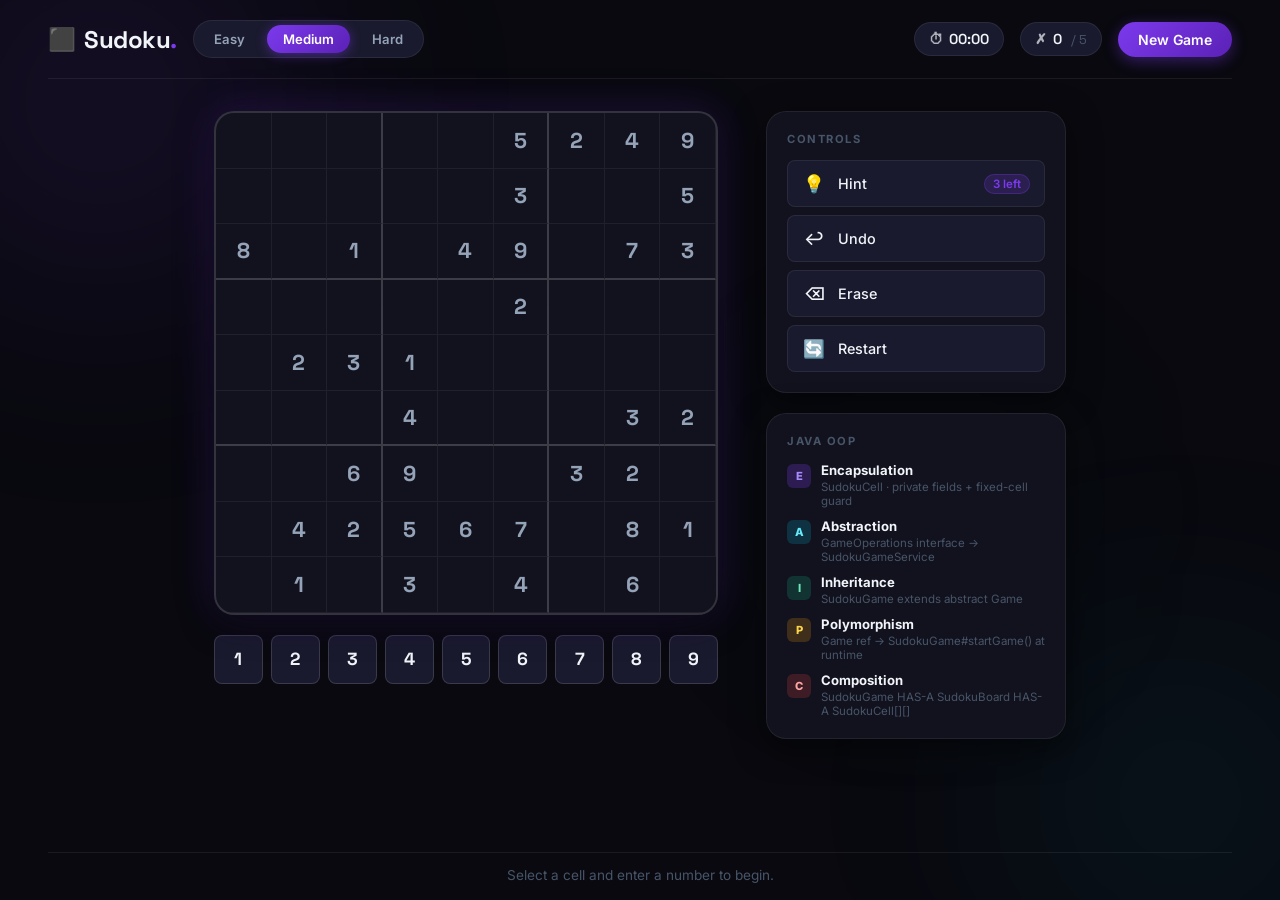
<file: index.html>
<!DOCTYPE html>
<html lang="en">
<head>
  <meta charset="UTF-8">
  <meta http-equiv="refresh" content="0; url=frontend/index.html">
  <title>Sudoku — Redirecting</title>
</head>
<body>
  <p>Redirecting to <a href="frontend/index.html">Sudoku Game</a>...</p>
</body>
</html>
</file>
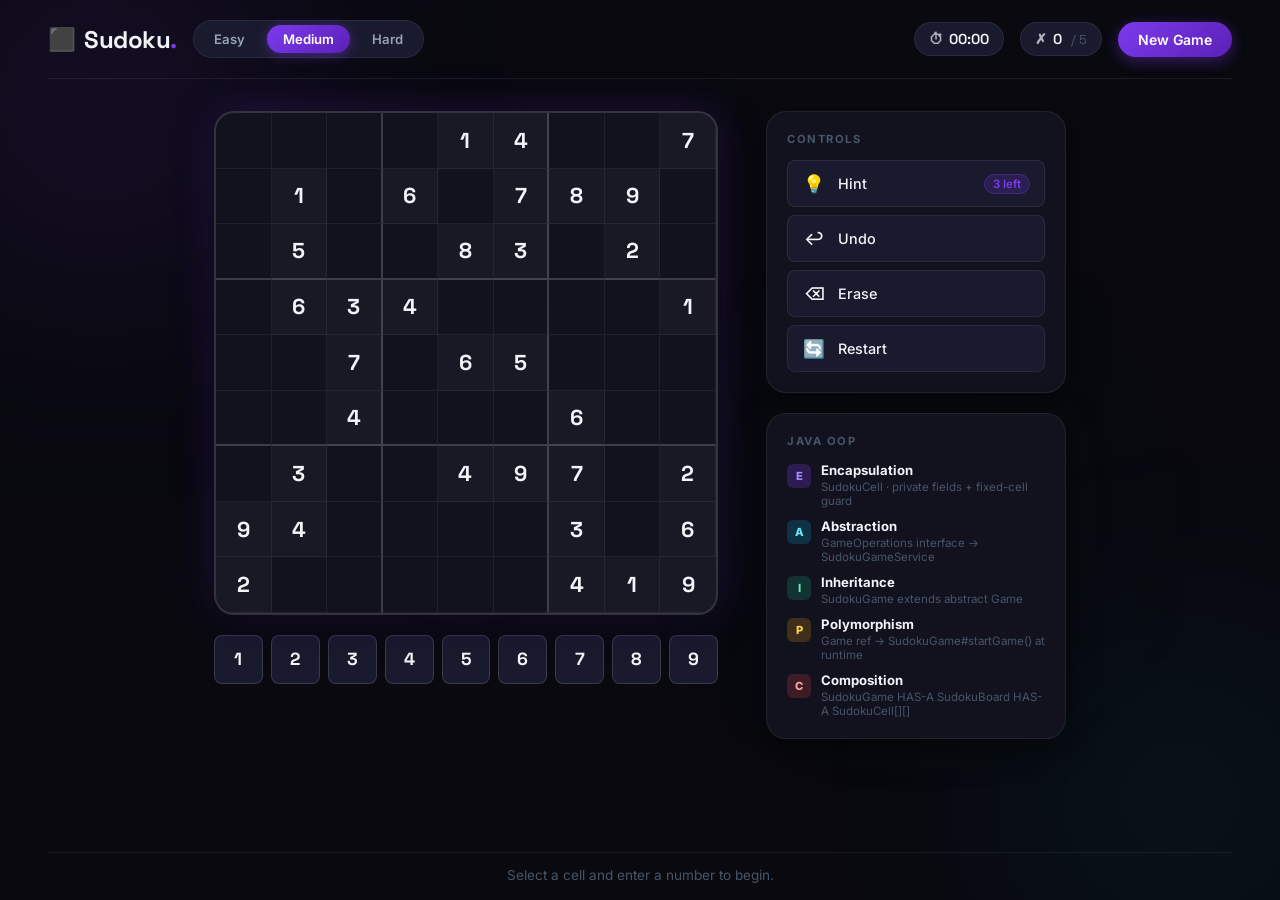
<file: frontend/index.html>
<!DOCTYPE html>
<html lang="en">
<head>
  <meta charset="UTF-8" />
  <meta name="viewport" content="width=device-width, initial-scale=1.0" />
  <title>Sudoku — Premium Edition</title>
  <meta name="description" content="A stunning, fully-featured Sudoku game powered by a Java OOP backend with REST API. Play Easy, Medium, or Hard puzzles with hints, undo, and a real-time timer." />
  <link rel="preconnect" href="https://fonts.googleapis.com" />
  <link rel="preconnect" href="https://fonts.gstatic.com" crossorigin />
  <link href="https://fonts.googleapis.com/css2?family=Inter:wght@300;400;500;600;700;800&family=Space+Grotesk:wght@400;500;600;700&display=swap" rel="stylesheet" />
  <link rel="icon" href="data:image/svg+xml,<svg xmlns='http://www.w3.org/2000/svg' viewBox='0 0 100 100'><rect width='100' height='100' rx='20' fill='%236366f1'/><text y='70' x='50' font-size='60' text-anchor='middle' fill='white' font-family='sans-serif' font-weight='bold'>9</text></svg>" />
  <link rel="stylesheet" href="style.css" />
</head>
<body>
  <!-- ─── Background orbs ──────────────────────────────────────────────────── -->
  <div class="bg-orb orb-1" aria-hidden="true"></div>
  <div class="bg-orb orb-2" aria-hidden="true"></div>
  <div class="bg-orb orb-3" aria-hidden="true"></div>

  <!-- ─── Main wrapper ─────────────────────────────────────────────────────── -->
  <div class="app-wrapper">

    <!-- ─── Header ─────────────────────────────────────────────────────────── -->
    <header class="header">
      <div class="header-left">
        <div class="logo">
          <span class="logo-icon">⬛</span>
          <span class="logo-text">Sudoku<span class="logo-accent">.</span></span>
        </div>
        <div class="difficulty-pills" id="difficultyPills" role="group" aria-label="Difficulty selector">
          <button class="pill" id="pill-easy"   data-diff="easy"   onclick="selectDifficulty('easy')">Easy</button>
          <button class="pill active" id="pill-medium" data-diff="medium" onclick="selectDifficulty('medium')">Medium</button>
          <button class="pill" id="pill-hard"   data-diff="hard"   onclick="selectDifficulty('hard')">Hard</button>
        </div>
      </div>
      <div class="header-right">
        <div class="stat-chip" id="timerChip" aria-live="polite" aria-label="Timer">
          <span class="stat-icon">⏱</span>
          <span id="timer">00:00</span>
        </div>
        <div class="stat-chip" id="mistakesChip" aria-label="Mistake counter">
          <span class="stat-icon">✗</span>
          <span id="mistakeCount">0</span><span class="stat-label">&nbsp;/ 5</span>
        </div>
        <button class="btn btn-primary" id="newGameBtn" onclick="startNewGame()">New Game</button>
      </div>
    </header>

    <!-- ─── Main content ────────────────────────────────────────────────────── -->
    <main class="main-content">

      <!-- ─── Board area ────────────────────────────────────────────────────── -->
      <section class="board-section" aria-label="Sudoku board">
        <div class="board-container">
          <div class="board-glow" aria-hidden="true"></div>
          <div id="sudokuBoard" class="sudoku-board" role="grid" aria-label="Sudoku grid" tabindex="0"></div>
        </div>

        <!-- ─── Number pad ──────────────────────────────────────────────────── -->
        <div class="numpad" id="numpad" role="group" aria-label="Number input pad">
          <button class="num-btn" data-num="1" onclick="inputNumber(1)" aria-label="Input 1">1</button>
          <button class="num-btn" data-num="2" onclick="inputNumber(2)" aria-label="Input 2">2</button>
          <button class="num-btn" data-num="3" onclick="inputNumber(3)" aria-label="Input 3">3</button>
          <button class="num-btn" data-num="4" onclick="inputNumber(4)" aria-label="Input 4">4</button>
          <button class="num-btn" data-num="5" onclick="inputNumber(5)" aria-label="Input 5">5</button>
          <button class="num-btn" data-num="6" onclick="inputNumber(6)" aria-label="Input 6">6</button>
          <button class="num-btn" data-num="7" onclick="inputNumber(7)" aria-label="Input 7">7</button>
          <button class="num-btn" data-num="8" onclick="inputNumber(8)" aria-label="Input 8">8</button>
          <button class="num-btn" data-num="9" onclick="inputNumber(9)" aria-label="Input 9">9</button>
        </div>
      </section>

      <!-- ─── Controls sidebar ─────────────────────────────────────────────── -->
      <aside class="controls-sidebar">
        <div class="control-card">
          <h2 class="control-title">Controls</h2>

          <button class="ctrl-btn" id="hintBtn" onclick="getHint()" aria-label="Get hint">
            <span class="ctrl-icon">💡</span>
            <span class="ctrl-label">Hint</span>
            <span class="ctrl-badge" id="hintCount">3 left</span>
          </button>

          <button class="ctrl-btn" id="undoBtn" onclick="undoMove()" aria-label="Undo last move">
            <span class="ctrl-icon">↩</span>
            <span class="ctrl-label">Undo</span>
          </button>

          <button class="ctrl-btn" id="eraseBtn" onclick="eraseCell()" aria-label="Erase selected cell">
            <span class="ctrl-icon">⌫</span>
            <span class="ctrl-label">Erase</span>
          </button>

          <button class="ctrl-btn" id="resetBtn" onclick="resetGame()" aria-label="Reset puzzle">
            <span class="ctrl-icon">🔄</span>
            <span class="ctrl-label">Restart</span>
          </button>
        </div>

        <!-- ─── OOP info card ──────────────────────────────────────────────── -->
        <div class="control-card oop-card">
          <h2 class="control-title">Java OOP</h2>
          <ul class="oop-list">
            <li class="oop-item">
              <span class="oop-badge encap">E</span>
              <div>
                <strong>Encapsulation</strong>
                <p>SudokuCell · private fields + fixed-cell guard</p>
              </div>
            </li>
            <li class="oop-item">
              <span class="oop-badge abstr">A</span>
              <div>
                <strong>Abstraction</strong>
                <p>GameOperations interface → SudokuGameService</p>
              </div>
            </li>
            <li class="oop-item">
              <span class="oop-badge inh">I</span>
              <div>
                <strong>Inheritance</strong>
                <p>SudokuGame extends abstract Game</p>
              </div>
            </li>
            <li class="oop-item">
              <span class="oop-badge poly">P</span>
              <div>
                <strong>Polymorphism</strong>
                <p>Game ref → SudokuGame#startGame() at runtime</p>
              </div>
            </li>
            <li class="oop-item">
              <span class="oop-badge comp">C</span>
              <div>
                <strong>Composition</strong>
                <p>SudokuGame HAS-A SudokuBoard HAS-A SudokuCell[][]</p>
              </div>
            </li>
          </ul>
        </div>
      </aside>
    </main>

    <!-- ─── Status bar ───────────────────────────────────────────────────────── -->
    <div class="status-bar" id="statusBar" role="status" aria-live="polite">
      <span id="statusMsg">Select a cell and enter a number to begin.</span>
    </div>

  </div><!-- /.app-wrapper -->

  <!-- ─── Victory overlay ──────────────────────────────────────────────────── -->
  <div class="overlay" id="victoryOverlay" role="dialog" aria-modal="true" aria-labelledby="victoryTitle" hidden>
    <div class="overlay-card victory-card">
      <div class="victory-confetti" aria-hidden="true">🎉</div>
      <h2 id="victoryTitle" class="overlay-title">Puzzle Solved!</h2>
      <p class="overlay-sub">Congratulations — you cracked it!</p>
      <div class="victory-stats">
        <div class="v-stat">
          <span class="v-stat-val" id="vTime">—</span>
          <span class="v-stat-lbl">Time</span>
        </div>
        <div class="v-stat">
          <span class="v-stat-val" id="vMistakes">—</span>
          <span class="v-stat-lbl">Mistakes</span>
        </div>
        <div class="v-stat">
          <span class="v-stat-val" id="vHints">—</span>
          <span class="v-stat-lbl">Hints</span>
        </div>
      </div>
      <button class="btn btn-primary btn-lg" onclick="startNewGame(); closeOverlay()">Play Again</button>
    </div>
  </div>

  <!-- ─── Loading overlay ──────────────────────────────────────────────────── -->
  <div class="overlay" id="loadingOverlay" role="status" aria-live="polite">
    <div class="spinner-wrap">
      <div class="spinner" aria-hidden="true"></div>
      <p class="spinner-text">Generating puzzle…</p>
    </div>
  </div>

  <!-- ─── Error toast ───────────────────────────────────────────────────────── -->
  <div class="toast" id="toast" role="alert" aria-live="assertive" hidden></div>

  <script src="script.js"></script>
</body>
</html>
</file>
<file: frontend/style.css>
/* ═══════════════════════════════════════════════════════════════════════════
   Sudoku Premium — style.css
   Design: dark glassmorphism + violet/cyan accent system
   ═══════════════════════════════════════════════════════════════════════════ */

/* ── Design Tokens ─────────────────────────────────────────────────────────── */
:root {
  /* Colors */
  --bg:            #09090f;
  --surface:       #12121e;
  --surface-2:     #1a1a2e;
  --surface-3:     #22223a;
  --border:        rgba(255,255,255,0.07);
  --border-bright: rgba(255,255,255,0.14);

  --accent-v:      #7c3aed;   /* violet */
  --accent-v-soft: rgba(124,58,237,0.18);
  --accent-c:      #06b6d4;   /* cyan */
  --accent-c-soft: rgba(6,182,212,0.15);
  --accent-e:      #10b981;   /* emerald (correct) */
  --accent-r:      #ef4444;   /* red (conflict/wrong) */
  --accent-y:      #f59e0b;   /* amber (hint) */

  --text-primary:  #f1f5f9;
  --text-secondary:#94a3b8;
  --text-muted:    #475569;

  /* Typography */
  --font-ui:       'Inter', sans-serif;
  --font-num:      'Space Grotesk', sans-serif;

  /* Spacing */
  --radius-sm:  8px;
  --radius-md: 14px;
  --radius-lg: 20px;
  --radius-xl: 28px;

  /* Shadows */
  --shadow-glow-v: 0 0 40px rgba(124,58,237,0.25);
  --shadow-glow-c: 0 0 40px rgba(6,182,212,0.20);
  --shadow-card:   0 8px 32px rgba(0,0,0,0.5);
}

/* ── Reset ──────────────────────────────────────────────────────────────────── */
*, *::before, *::after { box-sizing: border-box; margin: 0; padding: 0; }
html { font-size: 16px; scroll-behavior: smooth; }
body {
  font-family: var(--font-ui);
  background: var(--bg);
  color: var(--text-primary);
  min-height: 100vh;
  overflow-x: hidden;
  position: relative;
}

/* ── Background orbs ────────────────────────────────────────────────────────── */
.bg-orb {
  position: fixed;
  border-radius: 50%;
  filter: blur(120px);
  pointer-events: none;
  z-index: 0;
}
.orb-1 {
  width: 500px; height: 500px;
  background: radial-gradient(circle, rgba(124,58,237,0.20) 0%, transparent 70%);
  top: -150px; left: -150px;
  animation: orbFloat 18s ease-in-out infinite;
}
.orb-2 {
  width: 400px; height: 400px;
  background: radial-gradient(circle, rgba(6,182,212,0.15) 0%, transparent 70%);
  bottom: -100px; right: -100px;
  animation: orbFloat 22s ease-in-out infinite reverse;
}
.orb-3 {
  width: 300px; height: 300px;
  background: radial-gradient(circle, rgba(16,185,129,0.10) 0%, transparent 70%);
  top: 40%; left: 60%;
  animation: orbFloat 26s ease-in-out infinite 5s;
}
@keyframes orbFloat {
  0%, 100% { transform: translate(0, 0) scale(1); }
  33%       { transform: translate(30px, -40px) scale(1.05); }
  66%       { transform: translate(-20px, 20px) scale(0.95); }
}

/* ── App wrapper ────────────────────────────────────────────────────────────── */
.app-wrapper {
  position: relative;
  z-index: 1;
  min-height: 100vh;
  display: flex;
  flex-direction: column;
  padding: 0 clamp(16px, 4vw, 48px);
}

/* ── Header ─────────────────────────────────────────────────────────────────── */
.header {
  display: flex;
  align-items: center;
  justify-content: space-between;
  padding: 20px 0;
  border-bottom: 1px solid var(--border);
  flex-wrap: wrap;
  gap: 16px;
}
.header-left, .header-right {
  display: flex;
  align-items: center;
  gap: 16px;
  flex-wrap: wrap;
}

/* Logo */
.logo {
  display: flex;
  align-items: center;
  gap: 8px;
  text-decoration: none;
}
.logo-icon { font-size: 1.4rem; }
.logo-text {
  font-family: var(--font-num);
  font-size: 1.5rem;
  font-weight: 700;
  letter-spacing: -0.5px;
  color: var(--text-primary);
}
.logo-accent { color: var(--accent-v); }

/* Difficulty pills */
.difficulty-pills {
  display: flex;
  gap: 6px;
  background: var(--surface-2);
  padding: 4px;
  border-radius: 50px;
  border: 1px solid var(--border);
}
.pill {
  padding: 6px 16px;
  border-radius: 50px;
  border: none;
  background: transparent;
  color: var(--text-secondary);
  font-size: 0.82rem;
  font-weight: 600;
  cursor: pointer;
  transition: all 0.22s ease;
  font-family: var(--font-ui);
}
.pill:hover { color: var(--text-primary); background: var(--surface-3); }
.pill.active {
  background: linear-gradient(135deg, var(--accent-v), #5b21b6);
  color: #fff;
  box-shadow: 0 2px 12px rgba(124,58,237,0.45);
}

/* Stat chips */
.stat-chip {
  display: flex;
  align-items: center;
  gap: 6px;
  background: var(--surface-2);
  border: 1px solid var(--border);
  border-radius: 50px;
  padding: 7px 14px;
  font-size: 0.9rem;
  font-weight: 600;
  font-family: var(--font-num);
  color: var(--text-primary);
}
.stat-icon { font-style: normal; opacity: 0.7; }
.stat-label { color: var(--text-muted); font-size: 0.8rem; font-weight: 400; }

/* Buttons */
.btn {
  display: inline-flex;
  align-items: center;
  gap: 8px;
  padding: 9px 20px;
  border-radius: 50px;
  border: none;
  font-size: 0.875rem;
  font-weight: 600;
  cursor: pointer;
  transition: all 0.2s ease;
  font-family: var(--font-ui);
}
.btn-primary {
  background: linear-gradient(135deg, var(--accent-v) 0%, #5b21b6 100%);
  color: #fff;
  box-shadow: 0 4px 15px rgba(124,58,237,0.4);
}
.btn-primary:hover {
  transform: translateY(-1px);
  box-shadow: 0 6px 20px rgba(124,58,237,0.55);
}
.btn-primary:active { transform: translateY(0); }
.btn-lg { padding: 13px 32px; font-size: 1rem; border-radius: var(--radius-xl); }

/* ── Main content ───────────────────────────────────────────────────────────── */
.main-content {
  flex: 1;
  display: flex;
  align-items: flex-start;
  justify-content: center;
  gap: clamp(20px, 4vw, 48px);
  padding: 32px 0;
  flex-wrap: wrap;
}

/* ── Board section ──────────────────────────────────────────────────────────── */
.board-section {
  display: flex;
  flex-direction: column;
  align-items: center;
  gap: 20px;
}

.board-container {
  position: relative;
}
.board-glow {
  position: absolute;
  inset: -20px;
  background: radial-gradient(ellipse at center, rgba(124,58,237,0.15) 0%, transparent 70%);
  border-radius: var(--radius-xl);
  pointer-events: none;
  z-index: 0;
  animation: glowPulse 4s ease-in-out infinite;
}
@keyframes glowPulse {
  0%, 100% { opacity: 0.7; }
  50%       { opacity: 1; }
}

/* ── Sudoku grid ─────────────────────────────────────────────────────────────── */
.sudoku-board {
  position: relative;
  z-index: 1;
  display: grid;
  grid-template-columns: repeat(9, 1fr);
  grid-template-rows: repeat(9, 1fr);
  width: clamp(280px, 50vw, 504px);
  height: clamp(280px, 50vw, 504px);
  background: var(--surface);
  border-radius: var(--radius-lg);
  border: 2px solid var(--border-bright);
  overflow: hidden;
  box-shadow: var(--shadow-card), var(--shadow-glow-v);
  outline: none;
}

/* ── Cell ────────────────────────────────────────────────────────────────────── */
.cell {
  display: flex;
  align-items: center;
  justify-content: center;
  font-family: var(--font-num);
  font-size: clamp(0.9rem, 2vw, 1.35rem);
  font-weight: 500;
  cursor: pointer;
  border-right:  1px solid rgba(255,255,255,0.06);
  border-bottom: 1px solid rgba(255,255,255,0.06);
  transition: background 0.12s ease, color 0.12s ease, transform 0.1s ease;
  user-select: none;
  position: relative;
  color: var(--text-secondary);
}
.cell:last-child { border-right: none; }

/* Box borders — right border of col 3, 6 */
.cell[data-col="2"], .cell[data-col="5"] {
  border-right: 2px solid rgba(255,255,255,0.18);
}
/* Box borders — bottom border of row 3, 6 */
.cell[data-row="2"], .cell[data-row="5"] {
  border-bottom: 2px solid rgba(255,255,255,0.18);
}

/* Fixed (given) cells */
.cell.fixed {
  color: var(--text-primary);
  font-weight: 700;
  background: rgba(255,255,255,0.03);
}

/* Highlight: same row / col / box */
.cell.highlight-area {
  background: rgba(124,58,237,0.07);
}

/* Highlight: same number */
.cell.highlight-num {
  background: rgba(124,58,237,0.14);
}

/* Selected cell */
.cell.selected {
  background: var(--accent-v-soft) !important;
  box-shadow: inset 0 0 0 2px var(--accent-v);
  z-index: 2;
}

/* States */
.cell.correct  { color: var(--accent-e) !important; }
.cell.conflict { color: var(--accent-r) !important; animation: shake 0.35s ease; }
.cell.hint     { color: var(--accent-y) !important; }

@keyframes shake {
  0%,100% { transform: translateX(0); }
  20%     { transform: translateX(-4px); }
  40%     { transform: translateX(4px); }
  60%     { transform: translateX(-3px); }
  80%     { transform: translateX(3px); }
}

/* Number pop animation for new entries */
.cell.pop { animation: numPop 0.22s ease; }
@keyframes numPop {
  0%   { transform: scale(0.6); opacity: 0.3; }
  60%  { transform: scale(1.15); }
  100% { transform: scale(1); opacity: 1; }
}

/* ── Number pad ─────────────────────────────────────────────────────────────── */
.numpad {
  display: grid;
  grid-template-columns: repeat(9, 1fr);
  gap: 8px;
  width: clamp(280px, 50vw, 504px);
}
.num-btn {
  aspect-ratio: 1;
  border: 1px solid var(--border-bright);
  background: var(--surface-2);
  color: var(--text-primary);
  border-radius: var(--radius-sm);
  font-family: var(--font-num);
  font-size: clamp(0.85rem, 1.5vw, 1.1rem);
  font-weight: 700;
  cursor: pointer;
  transition: all 0.18s ease;
}
.num-btn:hover {
  background: var(--accent-v-soft);
  border-color: var(--accent-v);
  transform: translateY(-2px);
  box-shadow: 0 4px 14px rgba(124,58,237,0.3);
}
.num-btn:active { transform: translateY(0); }
.num-btn.pressed {
  background: linear-gradient(135deg, var(--accent-v), #5b21b6);
  border-color: transparent;
  color: #fff;
  box-shadow: 0 0 16px rgba(124,58,237,0.45);
}

/* ── Controls sidebar ───────────────────────────────────────────────────────── */
.controls-sidebar {
  display: flex;
  flex-direction: column;
  gap: 20px;
  width: clamp(220px, 28vw, 300px);
}

.control-card {
  background: var(--surface);
  border: 1px solid var(--border);
  border-radius: var(--radius-lg);
  padding: 20px;
  box-shadow: var(--shadow-card);
  backdrop-filter: blur(10px);
}
.control-title {
  font-size: 0.7rem;
  font-weight: 700;
  text-transform: uppercase;
  letter-spacing: 1.5px;
  color: var(--text-muted);
  margin-bottom: 14px;
}

/* Control buttons */
.ctrl-btn {
  width: 100%;
  display: flex;
  align-items: center;
  gap: 12px;
  padding: 12px 14px;
  background: var(--surface-2);
  border: 1px solid var(--border);
  border-radius: var(--radius-sm);
  color: var(--text-primary);
  font-size: 0.9rem;
  font-weight: 500;
  cursor: pointer;
  transition: all 0.2s ease;
  font-family: var(--font-ui);
  margin-bottom: 8px;
  position: relative;
}
.ctrl-btn:last-child { margin-bottom: 0; }
.ctrl-btn:hover {
  background: var(--surface-3);
  border-color: var(--border-bright);
  transform: translateX(3px);
}
.ctrl-btn:active { transform: translateX(0); }
.ctrl-icon {
  font-size: 1.1rem;
  width: 24px;
  text-align: center;
}
.ctrl-label { flex: 1; text-align: left; }
.ctrl-badge {
  font-size: 0.72rem;
  background: var(--accent-v-soft);
  color: var(--accent-v);
  border-radius: 50px;
  padding: 2px 8px;
  font-weight: 600;
  border: 1px solid rgba(124,58,237,0.3);
}

/* ── OOP info card ──────────────────────────────────────────────────────────── */
.oop-list { list-style: none; display: flex; flex-direction: column; gap: 10px; }
.oop-item {
  display: flex;
  align-items: flex-start;
  gap: 10px;
  font-size: 0.78rem;
  color: var(--text-secondary);
}
.oop-item strong {
  display: block;
  color: var(--text-primary);
  font-size: 0.82rem;
  margin-bottom: 2px;
}
.oop-item p { font-size: 0.72rem; color: var(--text-muted); margin: 0; }
.oop-badge {
  flex-shrink: 0;
  width: 24px;
  height: 24px;
  border-radius: 6px;
  display: flex;
  align-items: center;
  justify-content: center;
  font-size: 0.7rem;
  font-weight: 800;
  margin-top: 2px;
}
.encap { background: rgba(124,58,237,0.25); color: #a78bfa; }
.abstr { background: rgba(6,182,212,0.20);  color: #67e8f9; }
.inh   { background: rgba(16,185,129,0.20); color: #6ee7b7; }
.poly  { background: rgba(245,158,11,0.20); color: #fcd34d; }
.comp  { background: rgba(239,68,68,0.20);  color: #fca5a5; }

/* ── Status bar ─────────────────────────────────────────────────────────────── */
.status-bar {
  text-align: center;
  padding: 14px;
  font-size: 0.85rem;
  color: var(--text-muted);
  border-top: 1px solid var(--border);
  min-height: 48px;
}

/* ── Overlays ────────────────────────────────────────────────────────────────── */
.overlay {
  position: fixed;
  inset: 0;
  background: rgba(0,0,0,0.75);
  backdrop-filter: blur(8px);
  display: flex;
  align-items: center;
  justify-content: center;
  z-index: 100;
  opacity: 1;
  transition: opacity 0.3s ease;
}
.overlay[hidden] {
  display: none;
}

.overlay-card {
  background: var(--surface);
  border: 1px solid var(--border-bright);
  border-radius: var(--radius-xl);
  padding: 40px;
  text-align: center;
  max-width: 400px;
  width: 90%;
  box-shadow: var(--shadow-card), 0 0 60px rgba(124,58,237,0.3);
  animation: cardIn 0.35s cubic-bezier(0.34, 1.56, 0.64, 1);
}
@keyframes cardIn {
  from { transform: scale(0.85); opacity: 0; }
  to   { transform: scale(1);    opacity: 1; }
}

.overlay-title {
  font-family: var(--font-num);
  font-size: 2rem;
  font-weight: 700;
  margin-bottom: 8px;
  background: linear-gradient(135deg, var(--accent-v), var(--accent-c));
  -webkit-background-clip: text;
  -webkit-text-fill-color: transparent;
  background-clip: text;
}
.overlay-sub { color: var(--text-secondary); margin-bottom: 28px; }
.victory-confetti { font-size: 3.5rem; margin-bottom: 16px; animation: bounce 0.6s ease infinite alternate; }
@keyframes bounce {
  from { transform: translateY(0); }
  to   { transform: translateY(-10px); }
}

.victory-stats {
  display: flex;
  gap: 24px;
  justify-content: center;
  margin-bottom: 28px;
}
.v-stat {
  display: flex;
  flex-direction: column;
  align-items: center;
  gap: 4px;
}
.v-stat-val {
  font-family: var(--font-num);
  font-size: 1.6rem;
  font-weight: 700;
  color: var(--accent-c);
}
.v-stat-lbl { font-size: 0.72rem; color: var(--text-muted); text-transform: uppercase; letter-spacing: 1px; }

/* Loading */
.spinner-wrap { text-align: center; }
.spinner {
  width: 52px; height: 52px;
  border: 4px solid rgba(124,58,237,0.2);
  border-top-color: var(--accent-v);
  border-radius: 50%;
  animation: spin 0.9s linear infinite;
  margin: 0 auto 16px;
}
@keyframes spin { to { transform: rotate(360deg); } }
.spinner-text { color: var(--text-secondary); font-size: 0.9rem; }

/* ── Toast ───────────────────────────────────────────────────────────────────── */
.toast {
  position: fixed;
  bottom: 28px;
  left: 50%;
  transform: translateX(-50%) translateY(20px);
  background: var(--surface-3);
  border: 1px solid var(--border-bright);
  border-radius: 50px;
  padding: 10px 22px;
  font-size: 0.875rem;
  color: var(--text-primary);
  box-shadow: var(--shadow-card);
  z-index: 200;
  opacity: 0;
  transition: all 0.3s ease;
  pointer-events: none;
  white-space: nowrap;
}
.toast.show {
  opacity: 1;
  transform: translateX(-50%) translateY(0);
}
.toast.error { border-color: rgba(239,68,68,0.5); background: rgba(239,68,68,0.15); color: #fca5a5; }
.toast.success { border-color: rgba(16,185,129,0.5); background: rgba(16,185,129,0.1); color: #6ee7b7; }
.toast.warn { border-color: rgba(245,158,11,0.5); background: rgba(245,158,11,0.1); color: #fcd34d; }

/* ── Responsive ─────────────────────────────────────────────────────────────── */
@media (max-width: 800px) {
  .main-content { flex-direction: column; align-items: center; padding: 20px 0; }
  .controls-sidebar { width: clamp(280px, 90vw, 504px); flex-direction: row; flex-wrap: wrap; }
  .control-card { flex: 1; min-width: 220px; }
  .header { gap: 12px; }
}
@media (max-width: 480px) {
  .logo-text { font-size: 1.2rem; }
  .difficulty-pills { gap: 4px; }
  .pill { padding: 5px 10px; font-size: 0.75rem; }
  .stat-chip { padding: 5px 10px; font-size: 0.8rem; }
  .btn { padding: 7px 14px; font-size: 0.8rem; }
  .numpad { gap: 5px; }
}
</file>
